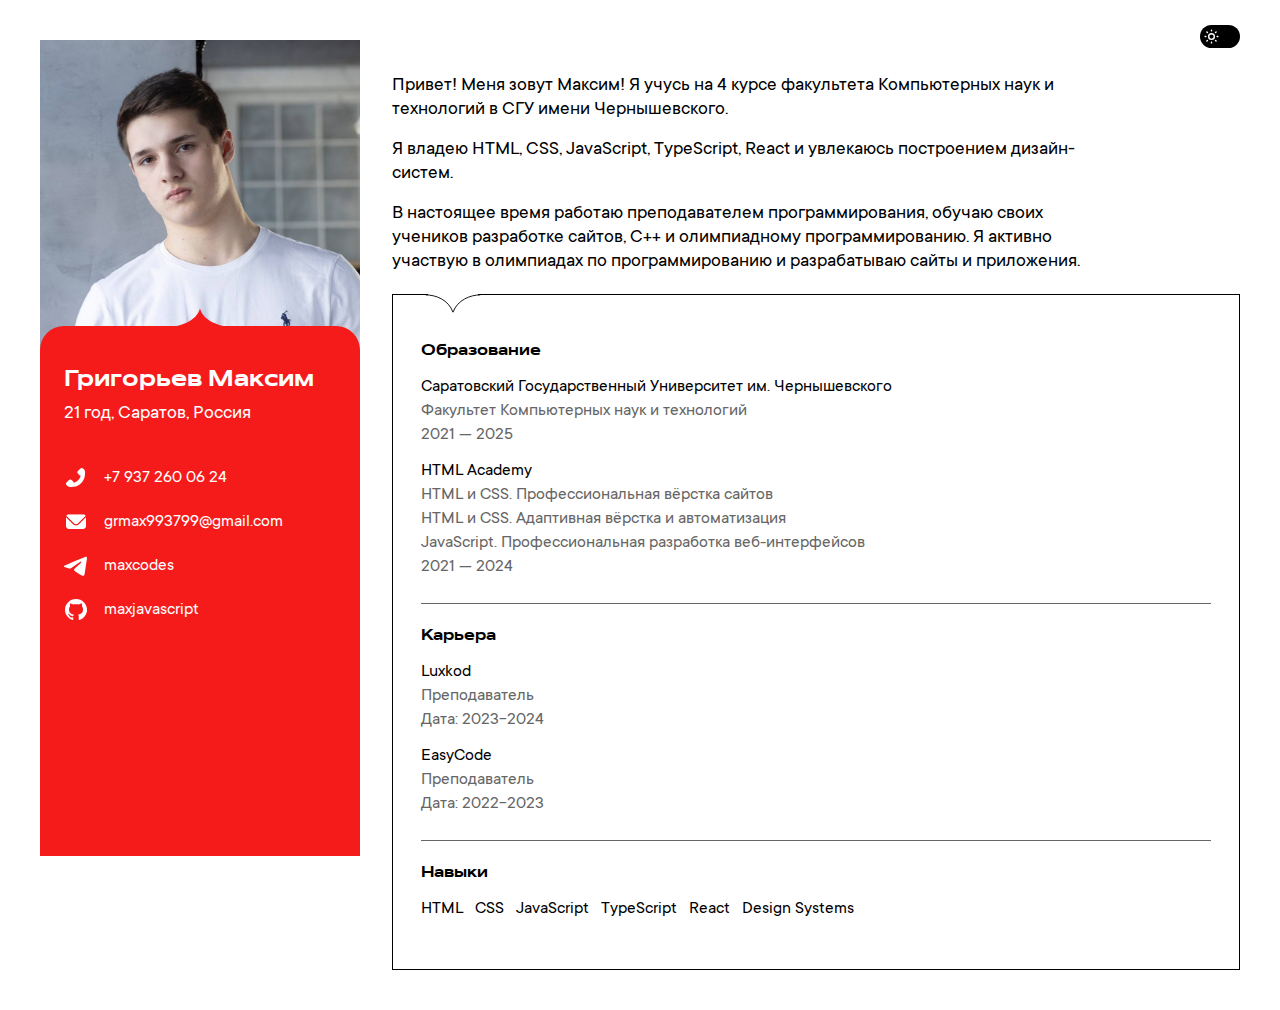
<file: index.html>
<!DOCTYPE html>

<html lang="ru" data-theme="light">

<head>
    <meta charset="UTF-8">
    <meta name="viewport" content="width=device-width, initial-scale=1.0">
    <title>CV</title>
    <link rel="icon" type="image/x-icon" href="https://icon-library.com/images/m-icon/m-icon-2.jpg">
    <link rel="stylesheet" href="./styles/normalize.css">
    <link rel="stylesheet" href="./styles/main.css">
    <script src="./scripts/index.js" type="module" defer></script>
</head>

<body class="body">
    <header class="header">
        <h1 class="visually-hidden">Резюме</h1>

        <nav>
            <button id="theme-toggle-button" class="header__button">
                <span class="visually-hidden">Toggle theme</span>
            </button>
        </nav>
    </header>

    <main class="layout layout_profile">
        <section class="profile">
            <picture>
                <source sdset="./images/profile@2x.webp 2x, ./images/profile.webp 1x" type="image/webp">
                <source sdset="./images/profile@2x.jpg 2x, ./images/profile.jpg 1x" type="image/jpeg">
                <img class="img" src="./images/profile.jpg" width="350" height="355" alt="profile">
            </picture>

            <div>
                <h2 class="text text_style_h1">
                    Григорьев Максим
                </h2>

                <p class="text text_style_p1">
                    <span class="visually-hidden">Возраст:</span>
                    21 год,
                    <span class="visually-hidden">Адрес:</span>
                    Саратов, Россия
                </p>

                <ul class="list list_contacts">
                    <li>
                        <svg class="icon" fill="none" xmlns="http://www.w3.org/2000/svg">
                            <path
                                d="M13.9475 5.07318C13.2466 5.77616 13.2466 6.91601 13.9475 7.619L15.2166 8.89191C15.4712 9.14728 15.7832 9.3099 16.1109 9.37978C16.4616 9.45456 16.7845 9.77059 16.6883 10.1163C16.2434 11.7154 15.3895 13.1703 14.2115 14.3365C13.0334 15.5028 11.5718 16.3401 9.97178 16.7653C9.683 16.842 9.42097 16.5757 9.37977 16.2796C9.32769 15.9054 9.15817 15.5445 8.87127 15.2568L7.60217 13.9838C6.90129 13.2808 5.76485 13.2808 5.06397 13.9838L2.52566 16.5297C1.82478 17.2327 1.82478 18.3726 2.52566 19.0755C3.0367 19.5881 3.52271 20.229 4.13983 20.6193C4.80193 21.0187 5.6668 20.9644 6.43948 20.99C7.71553 21.0323 9.70468 20.9469 10.9866 20.6062C13.2539 20.0036 15.3249 18.8171 16.9943 17.1645C18.6638 15.5119 19.8736 13.4504 20.5042 11.1844C20.9243 9.67415 21 8.36072 21 6.55509C21 5.65227 20.9873 4.76143 20.506 4.05708C20.4441 3.96664 20.3732 3.8806 20.2931 3.80026L19.024 2.52724C18.3231 1.82425 17.1866 1.82425 16.4858 2.52724L13.9475 5.07318Z"
                                fill="white" />
                            <path
                                d="M10.036 17.0069L10.036 17.0069C11.6783 16.5705 13.1783 15.7111 14.3873 14.5142C15.5964 13.3173 16.4727 11.8243 16.9292 10.1833C17.0048 9.91133 16.9097 9.66223 16.7572 9.48393C16.607 9.30836 16.3891 9.18348 16.163 9.13527C15.8813 9.0752 15.6131 8.93552 15.3936 8.7154L14.1245 7.44249C13.5209 6.83707 13.5209 5.8551 14.1245 5.24969L16.6628 2.70375C17.266 2.09875 18.2437 2.09875 18.8469 2.70374L20.116 3.97677L20.1161 3.9768C20.1852 4.04618 20.2464 4.12033 20.2995 4.19813C20.7301 4.82816 20.75 5.63712 20.75 6.55509C20.75 8.35342 20.6743 9.63997 20.2633 11.1173C19.6444 13.3416 18.4569 15.3649 16.8184 16.9868L16.8184 16.9868C15.18 18.6088 13.1475 19.7732 10.9224 20.3646C9.67575 20.696 7.71538 20.7822 6.44776 20.7402C6.3222 20.736 6.19842 20.7339 6.07589 20.7318C5.80408 20.7271 5.53841 20.7226 5.27306 20.6961C4.89584 20.6583 4.55668 20.5781 4.2712 20.4066C3.98903 20.2277 3.73042 19.9876 3.47319 19.72C3.36972 19.6124 3.26047 19.4935 3.14978 19.3731C2.99981 19.21 2.8472 19.044 2.7027 18.899C2.0991 18.2936 2.0991 17.3116 2.7027 16.7062L5.24101 14.1603C5.8442 13.5553 6.82193 13.5553 7.42512 14.1603C7.42513 14.1603 7.42513 14.1603 7.42513 14.1603L8.69422 15.4333L8.69425 15.4333C8.94146 15.6812 9.08729 15.9917 9.13215 16.314C9.16082 16.52 9.26506 16.7154 9.41772 16.8498C9.57316 16.9867 9.79442 17.0711 10.036 17.0069Z"
                                stroke="white" stroke-opacity="0.3" stroke-width="0.5" />
                        </svg>

                        <span class="text visually-hidden">Мобильный телефон:</span>
                        <a class="text text_style_p2 text_style_link" href="tel:+79372600624" target="_blank">+7
                            937
                            260
                            06 24</a>
                    </li>
                    <li>
                        <svg class="icon" viewBox="0 0 24 24" fill="none" xmlns="http://www.w3.org/2000/svg">
                            <mask id="path-1-inside-1_64_318" fill="white">
                                <path fill-rule="evenodd" clip-rule="evenodd"
                                    d="M2.00024 7.15124V16.0001C2.00024 17.6569 3.34339 19.0001 5.00024 19.0001H19.0002C20.6571 19.0001 22.0002 17.6569 22.0002 16.0001V7.15198L14.728 14.4242C13.2217 15.9305 10.7795 15.9305 9.2732 14.4242L2.00024 7.15124ZM21.5726 5.65083C21.5317 5.76205 21.4654 5.86854 21.3707 5.96323L13.8189 13.5151C12.8147 14.5193 11.1865 14.5193 10.1823 13.5151L2.63052 5.96323C2.53565 5.86837 2.46926 5.76168 2.4284 5.65024C2.88901 4.95697 3.67701 4.5 4.57174 4.5H19.4289C20.3239 4.5 21.1121 4.95722 21.5726 5.65083Z" />
                            </mask>
                            <path fill-rule="evenodd" clip-rule="evenodd"
                                d="M2.00024 7.15124V16.0001C2.00024 17.6569 3.34339 19.0001 5.00024 19.0001H19.0002C20.6571 19.0001 22.0002 17.6569 22.0002 16.0001V7.15198L14.728 14.4242C13.2217 15.9305 10.7795 15.9305 9.2732 14.4242L2.00024 7.15124ZM21.5726 5.65083C21.5317 5.76205 21.4654 5.86854 21.3707 5.96323L13.8189 13.5151C12.8147 14.5193 11.1865 14.5193 10.1823 13.5151L2.63052 5.96323C2.53565 5.86837 2.46926 5.76168 2.4284 5.65024C2.88901 4.95697 3.67701 4.5 4.57174 4.5H19.4289C20.3239 4.5 21.1121 4.95722 21.5726 5.65083Z"
                                fill="white" />
                            <path
                                d="M2.00024 7.15124L2.3538 6.79768L1.50024 5.94413V7.15124H2.00024ZM22.0002 7.15198H22.5002V5.94487L21.6467 6.79842L22.0002 7.15198ZM14.728 14.4242L15.0816 14.7777H15.0816L14.728 14.4242ZM9.2732 14.4242L8.91965 14.7777L9.2732 14.4242ZM21.3707 5.96323L21.7243 6.31679L21.7243 6.31678L21.3707 5.96323ZM21.5726 5.65083L22.0419 5.82331L22.1294 5.5854L21.9891 5.37425L21.5726 5.65083ZM13.8189 13.5151L13.4653 13.1615L13.8189 13.5151ZM10.1823 13.5151L9.82879 13.8686L10.1823 13.5151ZM2.63052 5.96323L2.98407 5.60968L2.98407 5.60968L2.63052 5.96323ZM2.4284 5.65024L2.01194 5.37354L1.87176 5.58453L1.95896 5.82236L2.4284 5.65024ZM2.50024 16.0001V7.15124H1.50024V16.0001H2.50024ZM5.00024 18.5001C3.61953 18.5001 2.50024 17.3808 2.50024 16.0001H1.50024C1.50024 17.9331 3.06725 19.5001 5.00024 19.5001V18.5001ZM19.0002 18.5001H5.00024V19.5001H19.0002V18.5001ZM21.5002 16.0001C21.5002 17.3808 20.381 18.5001 19.0002 18.5001V19.5001C20.9332 19.5001 22.5002 17.9331 22.5002 16.0001H21.5002ZM21.5002 7.15198V16.0001H22.5002V7.15198H21.5002ZM21.6467 6.79842L14.3745 14.0706L15.0816 14.7777L22.3538 7.50553L21.6467 6.79842ZM14.3745 14.0706C13.0634 15.3817 10.9378 15.3817 9.62675 14.0706L8.91965 14.7777C10.6212 16.4793 13.38 16.4793 15.0816 14.7777L14.3745 14.0706ZM9.62675 14.0706L2.3538 6.79768L1.64669 7.50479L8.91965 14.7777L9.62675 14.0706ZM21.7243 6.31678C21.8699 6.1712 21.9759 6.00305 22.0419 5.82331L21.1033 5.47835C21.0876 5.52106 21.061 5.56588 21.0172 5.60968L21.7243 6.31678ZM14.1724 13.8686L21.7243 6.31679L21.0172 5.60968L13.4653 13.1615L14.1724 13.8686ZM9.82879 13.8686C11.0283 15.0681 12.973 15.0681 14.1724 13.8686L13.4653 13.1615C12.6564 13.9704 11.3448 13.9704 10.5359 13.1615L9.82879 13.8686ZM2.27696 6.31679L9.82879 13.8686L10.5359 13.1615L2.98407 5.60968L2.27696 6.31679ZM1.95896 5.82236C2.02499 6.00245 2.13112 6.17094 2.27696 6.31679L2.98407 5.60968C2.94019 5.5658 2.91353 5.5209 2.89784 5.47812L1.95896 5.82236ZM4.57174 4C3.50255 4 2.56128 4.54673 2.01194 5.37354L2.84486 5.92694C3.21675 5.3672 3.85147 5 4.57174 5V4ZM19.4289 4H4.57174V5H19.4289V4ZM21.9891 5.37425C21.4399 4.54704 20.4984 4 19.4289 4V5C20.1494 5 20.7842 5.36741 21.1561 5.92741L21.9891 5.37425Z"
                                fill="white" fill-opacity="0.3" mask="url(#path-1-inside-1_64_318)" />
                        </svg>

                        <span class="text visually-hidden">Электронная почта:</span>
                        <a class="text text_style_p2 text_style_link" href="mailto:grmax993799@gmail.com"
                            target="_blank">grmax993799@gmail.com</a>
                    </li>
                    <li>
                        <svg class="icon" viewBox="0 0 24 24" fill="none" xmlns="http://www.w3.org/2000/svg">
                            <path
                                d="M21.0399 3.02493C21.0399 3.02493 23.1674 2.2025 22.9894 4.19967C22.9308 5.02209 22.3991 7.90085 21.9851 11.0141L20.5668 20.2372C20.5668 20.2372 20.4485 21.5884 19.3845 21.8234C18.321 22.058 16.7253 21.001 16.4296 20.766C16.193 20.5895 11.9972 17.9458 10.5198 16.6538C10.1058 16.301 9.63264 15.5964 10.5789 14.7739L16.7839 8.89916C17.4931 8.19454 18.2022 6.54969 15.2473 8.54685L6.97289 14.1274C6.97289 14.1274 6.02717 14.7153 4.25455 14.1866L0.412512 13.0113C0.412512 13.0113 -1.0058 12.1302 1.41738 11.2492C7.32775 8.48822 14.5973 5.66863 21.0388 3.02493H21.0399Z"
                                fill="white" />
                        </svg>

                        <span class="text visually-hidden">Телеграмм:</span>
                        <a class="text text_style_p2 text_style_link" href="tg://resolve?domain=maxcodes"
                            target="_blank">maxcodes</a>
                    </li>
                    <li>
                        <svg class="icon" viewBox="0 0 24 24" fill="none" xmlns="http://www.w3.org/2000/svg">
                            <path
                                d="M12 1C5.9225 1 1 5.8176 1 11.7656C1 16.5294 4.14875 20.553 8.52125 21.9794C9.07125 22.0736 9.2775 21.7507 9.2775 21.4681C9.2775 21.2124 9.26375 20.3646 9.26375 19.463C6.5 19.9609 5.785 18.8036 5.565 18.198C5.44125 17.8885 4.905 16.9331 4.4375 16.6774C4.0525 16.4755 3.5025 15.9776 4.42375 15.9642C5.29 15.9507 5.90875 16.7447 6.115 17.0676C7.105 18.6959 8.68625 18.2384 9.31875 17.9558C9.415 17.256 9.70375 16.785 10.02 16.5159C7.5725 16.2468 5.015 15.3182 5.015 11.2004C5.015 10.0296 5.44125 9.06073 6.1425 8.30714C6.0325 8.038 5.6475 6.93453 6.2525 5.45426C6.2525 5.45426 7.17375 5.17166 9.2775 6.55773C10.1575 6.31551 11.0925 6.19439 12.0275 6.19439C12.9625 6.19439 13.8975 6.31551 14.7775 6.55773C16.8813 5.15821 17.8025 5.45426 17.8025 5.45426C18.4075 6.93453 18.0225 8.038 17.9125 8.30714C18.6138 9.06073 19.04 10.0162 19.04 11.2004C19.04 15.3317 16.4688 16.2468 14.0213 16.5159C14.42 16.8523 14.7638 17.4983 14.7638 18.5075C14.7638 19.9474 14.75 21.1047 14.75 21.4681C14.75 21.7507 14.9563 22.0871 15.5063 21.9794C17.6901 21.2581 19.5877 19.8846 20.932 18.0524C22.2764 16.2201 22.9996 14.0213 23 11.7656C23 5.8176 18.0775 1 12 1Z"
                                fill="white" />
                        </svg>

                        <span class="text visually-hidden">Гитхаб:</span>
                        <a class="text text_style_p2 text_style_link" href="https://github.com/maxjavascript"
                            target="_blank">maxjavascript</a>
                    </li>
                </ul>
            </div>
        </section>
        <div class="wrapper">
            <section class="accompany">
                <h2 class="visually-hidden">Сопроводительное письмо</h2>

                <p class="text text_style_p1">
                    Привет! Меня зовут Максим! Я учусь на 4 курсе факультета Компьютерных наук и технологий в СГУ имени
                    Чернышевского.
                </p>
                <p class="text text_style_p1">
                    Я владею HTML, CSS, JavaScript, TypeScript, React и увлекаюсь построением дизайн-систем.
                </p>
                <p class="text text_style_p1">
                    В настоящее время
                    работаю преподавателем программирования, обучаю своих учеников разработке сайтов, C++ и олимпиадному
                    программированию. Я активно участвую в олимпиадах по программированию и разрабатываю сайты и
                    приложения.
                </p>
            </section>

            <section class="resume">
                <h2 class="visually-hidden">Резюме</h2>

                <svg class="resume__shape" width="60" height="22" viewBox="0 0 60 22" fill="none"
                    xmlns="http://www.w3.org/2000/svg">
                    <path d="M0 1C11.5 1 25 6.5 30 20C35.0177 6.52722 49 1 60 1" stroke="currentColor" />
                </svg>

                <section>
                    <h3 class="text text_style_h2">Образование</h3>

                    <ul class="list">
                        <li>
                            <h4 class="text text_style_p2">Саратовский Государственный Университет им.
                                Чернышевского</h4>
                            <p class="text text_style_p2 text_color_secondary">Факультет Компьютерных наук и
                                технологий
                            </p>
                            <p class="text text_style_p2 text_color_secondary">
                                <span class="visually-hidden">Дата:</span>
                                2021 — 2025
                            </p>
                        </li>
                        <li>
                            <h4 class="text text_style_p2">HTML Academy</h4>
                            <p class="text text_style_p2 text_color_secondary">HTML и CSS. Профессиональная
                                вёрстка сайтов
                            </p>
                            <p class="text text_style_p2 text_color_secondary">HTML и CSS. Адаптивная
                                вёрстка и
                                автоматизация
                            </p>
                            <p class="text text_style_p2 text_color_secondary">JavaScript. Профессиональная
                                разработка
                                веб-интерфейсов</p>
                            <p class="text text_style_p2 text_color_secondary">
                                <span class="visually-hidden">Дата:</span>
                                2021 — 2024
                            </p>
                        </li>
                    </ul>
                </section>

                <section>
                    <h3 class="text text_style_h2">Карьера</h3>

                    <ul class="list">
                        <li>
                            <h4 class="text text_style_p2">Luxkod</h4>
                            <p class="text text_style_p2 text_color_secondary">Преподаватель</p>
                            <p class="text text_style_p2 text_color_secondary">
                                <span>Дата:</span>
                                2023-2024
                            </p>
                        </li>
                        <li>
                            <h4 class="text text_style_p2">EasyCode</h4>
                            <p class="text text_style_p2 text_color_secondary">Преподаватель</p>
                            <p class="text text_style_p2 text_color_secondary">
                                <span>Дата:</span>
                                2022-2023
                            </p>
                        </li>
                    </ul>
                </section>

                <section>
                    <h3 class="text text_style_h2">Навыки</h3>

                    <ul class="list list_inline">
                        <li>
                            <h4 class="text text_style_p2">HTML</h4>
                        </li>
                        <li>
                            <h4 class="text text_style_p2">CSS</h4>
                        </li>
                        <li>
                            <h4 class="text text_style_p2">JavaScript</h4>
                        </li>
                        <li>
                            <h4 class="text text_style_p2">TypeScript</h4>
                        </li>
                        <li>
                            <h4 class="text text_style_p2">React</h4>
                        </li>
                        <li>
                            <h4 class="text text_style_p2">Design Systems</h4>
                        </li>
                    </ul>
                </section>
            </section>
        </div>
    </main>

    <footer class="visually-hidden">
        <section>
            <h2>Разработка:</h2>
            <p>© RedCollar School, 2024</p>
            <p>
                Сделано в Воронеже с
                <span>❤️</span>
            </p>
        </section>
    </footer>
</body>

</html>
</file>
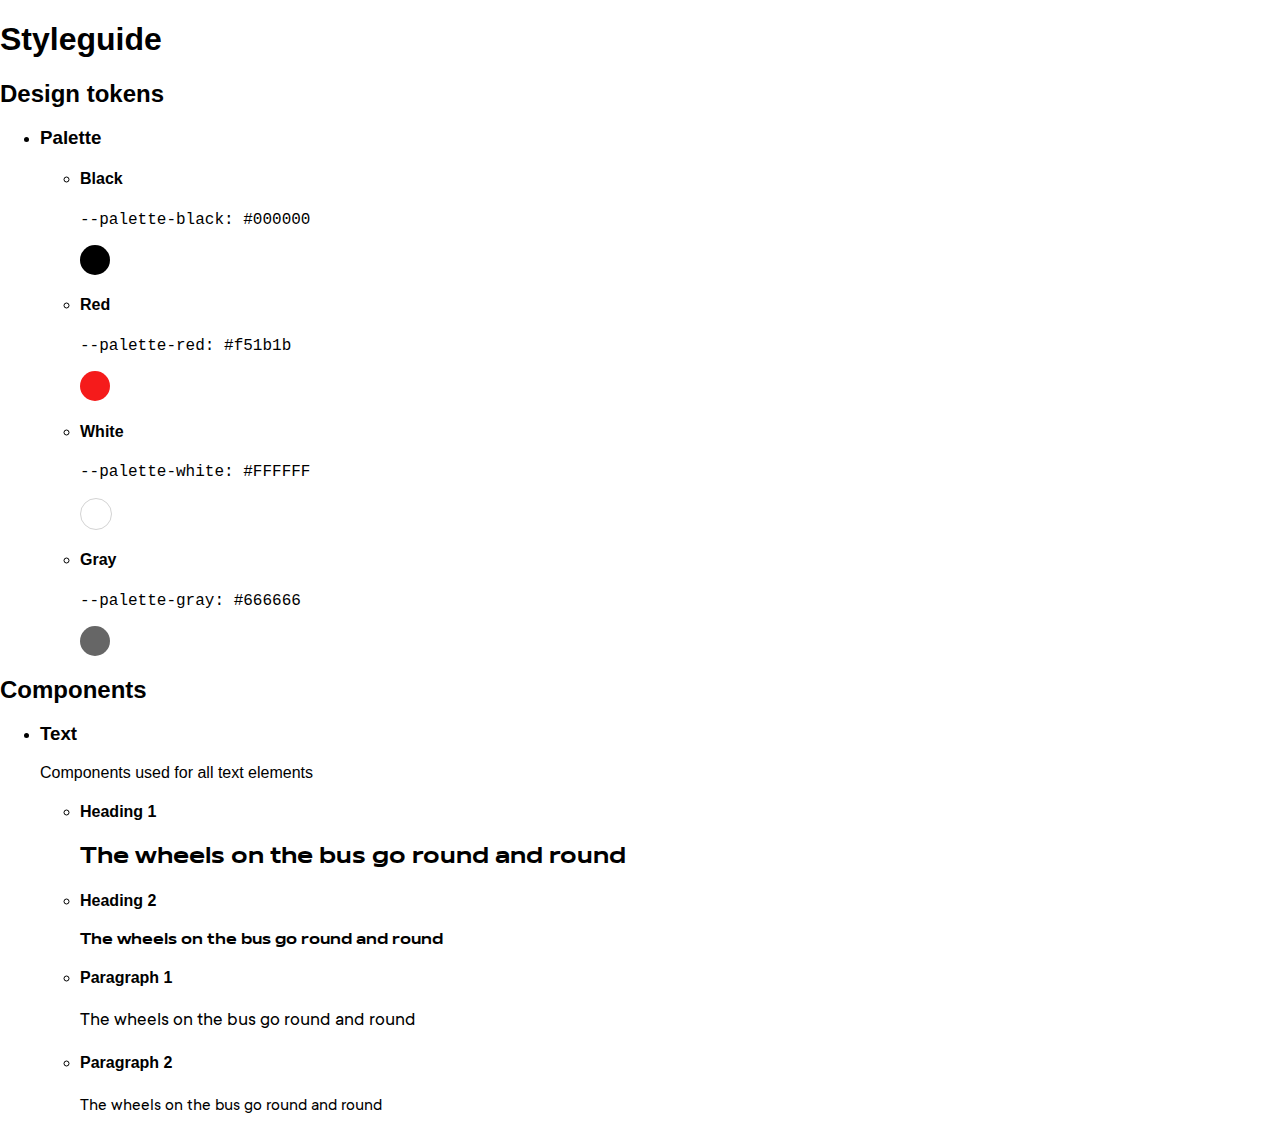
<file: styleguide.html>
<!DOCTYPE html>
<html lang="en">

<head>
    <meta charset="UTF-8">
    <meta name="viewport" content="width=device-width, initial-scale=1.0">
    <link rel="icon" type="image/x-icon" href="./images/favicon.svg">
    <title>Styleguide | «RedCollar»</title>
    <link rel="stylesheet" href="./styles/normalize.css">
    <link rel="stylesheet" href="./styles/main.css">
    <link rel="stylesheet" href="./styles/styleguide.css">
</head>

<body>
    <h1>Styleguide</h1>

    <section>
        <h2>Design tokens</h2>

        <ul>
            <li>
                <h3>Palette</h3>
                <ul>
                    <li>
                        <h4>Black</h4>
                        <p>
                            <code>--palette-black: #000000</code>
                        </p>
                        <div class="sg-swatch sg-swatch_color_black"></div>
                    </li>
                    <li>
                        <h4>Red</h4>
                        <p>
                            <code>--palette-red: #f51b1b</code>
                        </p>
                        <div class="sg-swatch sg-swatch_color_red"></div>
                    </li>
                    <li>
                        <h4>White</h4>
                        <p>
                            <code>--palette-white: #FFFFFF</code>
                        </p>
                        <div class="sg-swatch sg-swatch_color_white"></div>
                    </li>
                    <li>
                        <h4>Gray</h4>
                        <p>
                            <code>--palette-gray: #666666</code>
                        </p>
                        <div class="sg-swatch sg-swatch_color_gray"></div>
                    </li>
                </ul>
            </li>
        </ul>
    </section>

    <section>
        <h2>Components</h2>
        <ul>
            <li>
                <h3>Text</h3>
                <p>Components used for all text elements</p>
                <ul>
                    <li>
                        <h4>Heading 1</h4>
                        <p class="text text_style_h1">The wheels on the bus go round and round</p>
                    </li>
                    <li>
                        <h4>Heading 2</h4>
                        <p class="text text_style_h2">The wheels on the bus go round and round</p>
                    </li>
                    <li>
                        <h4>Paragraph 1</h4>
                        <p class="text text_style_p1">The wheels on the bus go round and round</p>
                    </li>
                    <li>
                        <h4>Paragraph 2</h4>
                        <p class="text text_style_p2">The wheels on the bus go round and round</p>
                    </li>
                </ul>
            </li>
        </ul>
    </section>
</body>

</html>
</file>
<file: styles/main.css>
@font-face {
    font-family: 'Redcollar';
    font-style: normal;
    font-weight: 700;
    src:
        local('Redcollar'),
        url('./../fonts/redcollar.woff2') format('woff2'),
        url('./../fonts/redcollar.woff') format('woff'),
        url('./../fonts/redcollar.ttf') format('truetype');
}

@font-face {
    font-family: 'TT Commons';
    font-style: normal;
    font-weight: 400;
    src:
        local('TT Commons'),
        url('./../fonts/tt-commons-400.woff2') format('woff2'),
        url('./../fonts/tt-commons-400.woff') format('woff'),
        url('./../fonts/tt-commons-400.ttf') format('truetype');
}

@font-face {
    font-family: 'TT Commons';
    font-style: normal;
    font-weight: 500;
    src:
        local('TT Commons'),
        url('./../fonts/tt-commons-500.woff2') format('woff2'),
        url('./../fonts/tt-commons-500.woff') format('woff'),
        url('./../fonts/tt-commons-500.ttf') format('truetype');
}

:root {
    --palette-black: #000000;
    --palette-gray: #666666;
    --palette-red: #f51b1b;
    --palette-white: #ffffff;

    --color-text-primary: var(--palette-white);
    --color-text-secondary: var(--palette-gray);
    --color-bg-primary: var(--palette-black);
    --color-bg-accent: var(--palette-red);

    --font-h1: normal 700 24px/28px 'Redcollar', Helvetica, Arial, sans-serif;
    --font-h2: normal 700 16px/16px 'Redcollar', Helvetica, Arial, sans-serif;
    --font-p1: normal 400 20px/20px 'TT Commons', Helvetica, Arial, sans-serif;
    --font-p2: normal 400 18px/24px 'TT Commons', Helvetica, Arial, sans-serif;

    --unit-spacing: 8px;
}

@media screen and (min-width: 768px) {
    :root {
        --font-h1: normal 700 24px/28px 'Redcollar', Helvetica, Arial, sans-serif;
        --font-p1: normal 400 20px/24px 'TT Commons', Helvetica, Arial, sans-serif;
        --font-p2: normal 400 18px/24px 'TT Commons', Helvetica, Arial, sans-serif;
    }
}

.visually-hidden {
    clip: rect(1px, 1px, 1px, 1px);
    clip-path: inset(50%);
    height: 1px;
    width: 1px;
    margin: -1px;
    overflow: hidden;
    padding: 0;
    position: absolute;
}

.icon {
    display: inline-block;
    width: 24px;
    height: 24px;
}

.text {
    margin: 0;
}

.text_color_primary {
    color: var(--color-text-primary);
}

.text_color_secondary {
    color: var(--color-text-secondary);
}

.text_style_h1 {
    font: var(--font-h1);
}

.text_style_h2 {
    font: var(--font-h2);
}

.text_style_p1 {
    font: var(--font-p1);
}

.text_style_p2 {
    font: var(--font-p2);
}

.text_style_link {
    color: inherit;
    text-decoration: none;
}

.text_style_link:hover {
    text-decoration: underline;
}

.accompany {
    max-width: 690px;
    padding-top: 20px;
    padding-bottom: 4px;
    margin-bottom: 20px;
}

.accompany p:not(:first-child) {
    margin-top: 8px;
}

@media screen and (min-width: 768px) {
    .accompany {
        padding: 0;
        padding-top: 18px;
    }

    .accompany p:not(:first-child) {
        margin-top: 16px;
    }
}

.body {
    color: var(--color-text-primary);
    background-color: var(--color-bg-primary);
}

.header {
    position: absolute;
    top: 20px;
    left: 20px;
    right: 20px;
}

.header a {
    display: block;
    width: 220px;
    height: 22px;
}

.header svg {
    width: 100%;
    height: 100%;
}

.header nav {
    display: flex;
    align-items: center;
    justify-content: space-between;
    gap: 24px;
}

.header__button {
    position: relative;
    width: 40px;
    height: 23px;
    background-color: var(--palette-black);
    border: none;
    border-radius: 24px;
    cursor: pointer;
    outline: none;
    transition: background-color 0.4s;
}

.header__button:before {
    content: "";
    position: absolute;
    height: 17px;
    width: 17px;
    left: 3px;
    bottom: 3px;
    background-size: cover;
    border-radius: 50%;
    transition: transform 0.4s;
}

html[data-theme="dark"] .header__button:before {
    background-image: url('./../images/moon.svg');
}

html[data-theme="light"] .header__button:before {
    background-image: url('./../images/sun.svg');
}

.header__button_active {
    background-color: var(--palette-red);
}

.header__button_active:before {
    transform: translateX(17px);
}

@media screen and (min-width: 768px) {
    .header {
        top: 25px;
        left: auto;
        right: 40px;
    }

    .header a {
        width: 240px;
        height: 24px;
    }
}

.img {
    display: block;
    width: 100%;
    height: auto;
}

.layout {
    display: flex;
    flex-direction: column;
    padding: 90px 20px 58px;
}

.layout_profile {
    gap: 20px;
    min-height: 780px;
}

@media (min-width: 768px) {
    .layout {
        flex-direction: row;
        padding: 40px;
    }

    .layout_profile {
        gap: 32px;
    }
}

.list {
    margin: 0;
    padding: 0;
    list-style: none;
}

.list_inline {
    display: flex;
    flex-wrap: wrap;
    gap: 16px;
}

.list_contacts {
    display: flex;
    flex-direction: column;
    gap: 16px;
}

.list_contacts li {
    display: flex;
    align-items: center;
    gap: 16px;
}

.list_contacts svg {
    flex-shrink: 0;
}

@media screen and (min-width: 768px) {
    .list_inline {
        gap: 32px;
    }

    .list_contacts {
        gap: 20px;
    }
}

.profile {
    width: 320px;
    color: var(--palette-white);
}

.profile p {
    margin-top: 4px;
}

.profile ul {
    margin-top: 32px;
}

.profile div {
    position: relative;
    margin-top: -20px;
    padding: 24px 16px 40px;
    background-color: var(--palette-red);
    border-top-left-radius: 20px;
    border-top-right-radius: 20px;
}

.profile div::before {
    content: url("./../images/profile-shape.svg");
    position: absolute;
    left: 50%;
    top: -18px;
    display: block;
    width: 60px;
    height: 20px;
    transform: translateX(-50%);
}

@media screen and (min-width: 768px) {
    .profile p {
        margin-top: 8px;
    }

    .profile ul {
        margin-top: 40px;
    }

    .profile div {
        min-height: 450px;
        margin-top: -24px;
        padding: 40px 24px;
        border-top-left-radius: 24px;
        border-top-right-radius: 24px;
    }
}

.resume {
    position: relative;
    padding: 40px 15px 30px;
    border: 1px solid var(--color-text-primary);
}

.resume::before {
    content: "";
    position: absolute;
    left: 50%;
    top: -1.5px;
    display: block;
    width: 50px;
    height: 20px;
    background-color: var(--color-bg-primary);
    transform: translateX(-50%);
}

.resume__shape {
    display: block;
    width: 60px;
    height: 20px;
    transform: translateX(-50%);
    position: absolute;
    left: 50%;
    top: -1.5px;
    stroke: currentColor;
}

.resume section:not(:first-of-type) {
    margin-top: 24px;
    padding-top: 24px;
    border-top: 1px solid var(--color-text-secondary);
}

.resume ul {
    margin-top: 16px;
    display: flex;
    flex-direction: column;
    gap: 12px;
}

.resume section:last-of-type ul {
    flex-direction: row;
}

@media screen and (min-width: 768px) {
    .resume {
        padding: 48px 28px;
    }

    .resume::before {
        top: -1.5px;
        left: 60px;
    }

    .resume__shape {
        width: 60px;
        height: 20px;
        top: -1.5px;
        left: 60px;
        stroke: currentColor;
    }
}

.wrapper {
    display: flex;
    flex-grow: 1;
    flex-direction: column;
}

html[data-theme="light"] {
    --color-text-primary: var(--palette-black);
    --color-text-secondary: var(--palette-gray);
    --color-bg-primary: var(--palette-white);
    --color-bg-accent: var(--palette-red);
}

html[data-theme="dark"] {
    --color-text-primary: var(--palette-white);
    --color-text-secondary: var(--palette-gray);
    --color-bg-primary: var(--palette-black);
    --color-bg-accent: var(--palette-red);
}

@media screen and (min-width: 768px) {
    :root {
        --font-h1: normal 700 24px/28px 'Redcollar', Helvetica, Arial, sans-serif;
        --font-p1: normal 400 20px/24px 'TT Commons', Helvetica, Arial, sans-serif;
        --font-p2: normal 400 18px/24px 'TT Commons', Helvetica, Arial, sans-serif;
    }
}
</file>
<file: styles/styleguide.css>
body {
    font-family: sans-serif;
}

.sg-swatch {
    width: 30px;
    height: 30px;
    border-radius: 50%;
}

.sg-swatch_color_black {
    background-color: var(--palette-black);
}

.sg-swatch_color_red {
    background-color: var(--palette-red);
}

.sg-swatch_color_white {
    background-color: var(--palette-white);
    border: 1px solid lightgray;
}

.sg-swatch_color_gray {
    background-color: var(--palette-gray);
}
</file>
